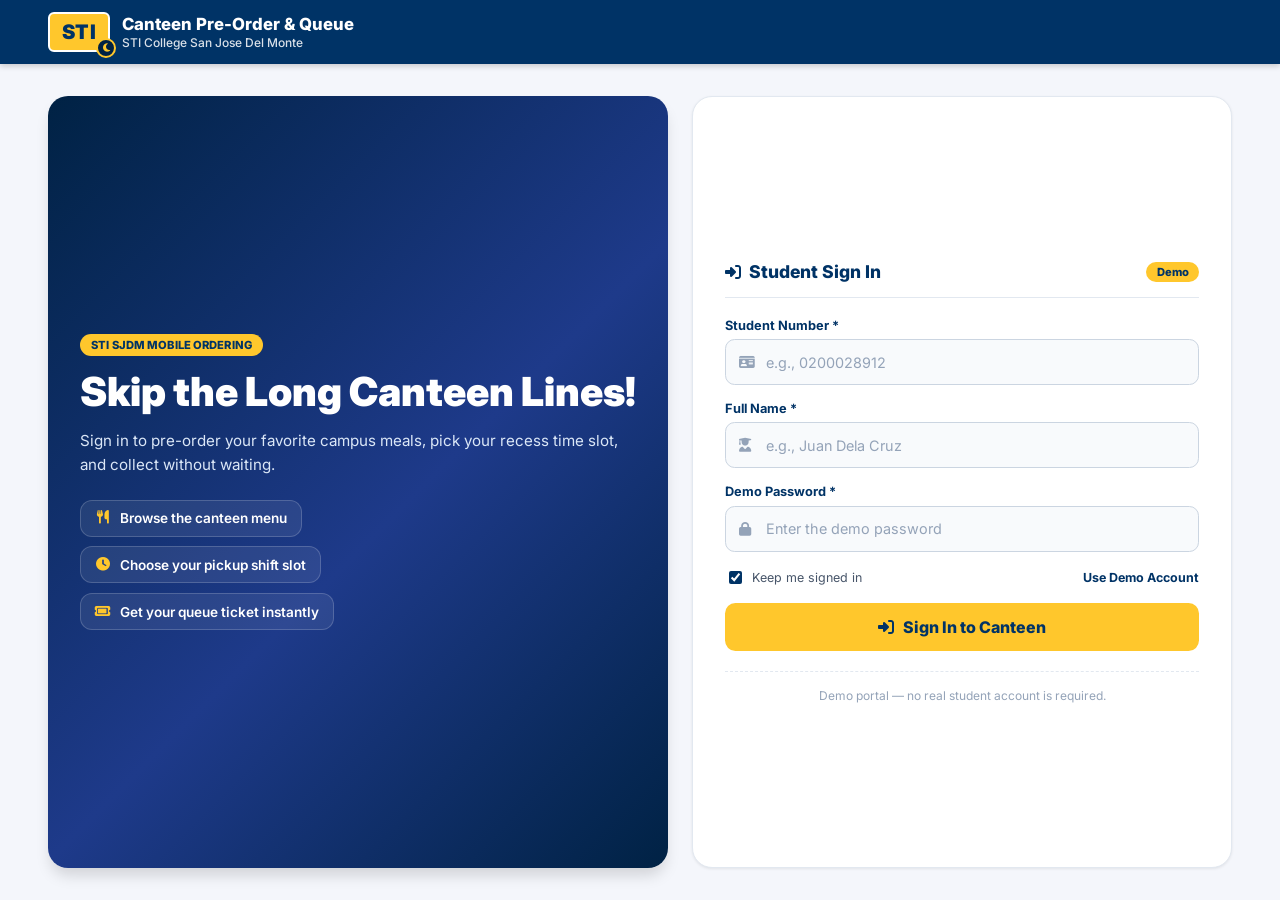
<file: index.html>
<!DOCTYPE html>
<html lang="en">
<head>
    <meta charset="UTF-8">
    <meta name="viewport" content="width=device-width, initial-scale=1.0, viewport-fit=cover">
    <meta name="theme-color" content="#003366">
    <title>STI College SJDM - Student Portal Login</title>
    <link rel="stylesheet" href="https://cdnjs.cloudflare.com/ajax/libs/font-awesome/6.4.0/css/all.min.css">
    <link rel="preconnect" href="https://fonts.googleapis.com">
    <link rel="preconnect" href="https://fonts.gstatic.com" crossorigin>
    <link href="https://fonts.googleapis.com/css2?family=Inter:wght@400;500;600;700;800;900&display=swap" rel="stylesheet">
    <link rel="stylesheet" href="login.css">
    <link rel="icon" href="data:image/svg+xml,%3Csvg xmlns=%27http://www.w3.org/2000/svg%27 viewBox=%270 0 64 64%27%3E%3Crect width=%2764%27 height=%2764%27 rx=%2712%27 fill=%27%23003366%27/%3E%3Ctext x=%2732%27 y=%2742%27 font-size=%2726%27 font-weight=%27900%27 text-anchor=%27middle%27 fill=%27%23FFC72C%27 font-family=%27Arial%27%3ESTI%3C/text%3E%3C/svg%3E">
    <!-- Apply the saved theme before the page paints (prevents a light flash) -->
    <script>
        try {
            if (localStorage.getItem('sti_theme') === 'dark') {
                document.documentElement.setAttribute('data-theme', 'dark');
            }
        } catch (e) { /* storage blocked: stay in light mode */ }
    </script>
</head>
<body class="login-body">
    <nav class="top-nav">
        <div class="top-nav-inner">
            <button id="theme-toggle" type="button" class="logo-badge theme-toggle"
                    title="Switch to dark mode" aria-label="Switch to dark mode" aria-pressed="false"
                    onclick="toggleTheme()">
                STI
                <span class="theme-toggle-icon"><i class="fa-solid fa-moon"></i></span>
            </button>
            <div class="top-nav-title">
                <strong>Canteen Pre-Order &amp; Queue</strong>
                <span>STI College San Jose Del Monte</span>
            </div>
        </div>
    </nav>

    <main class="login-main">
        <section class="login-hero">
            <span class="hero-tag">STI SJDM Mobile Ordering</span>
            <h1>Skip the Long Canteen Lines!</h1>
            <p>Sign in to pre-order your favorite campus meals, pick your recess time slot, and collect without waiting.</p>
            <ul class="hero-points">
                <li><i class="fa-solid fa-utensils" aria-hidden="true"></i> Browse the canteen menu</li>
                <li><i class="fa-solid fa-clock" aria-hidden="true"></i> Choose your pickup shift slot</li>
                <li><i class="fa-solid fa-ticket" aria-hidden="true"></i> Get your queue ticket instantly</li>
            </ul>
        </section>

        <section class="login-card">
            <header class="login-header">
                <h2><i class="fa-solid fa-right-to-bracket" aria-hidden="true"></i> Student Sign In</h2>
                <span class="pill">Demo</span>
            </header>

            <form id="student-login-form" class="login-form" novalidate>
                <div>
                    <label class="field-label" for="login-student-id">Student Number *</label>
                    <div class="input-icon-wrap">
                        <i class="fa-solid fa-id-card" aria-hidden="true"></i>
                        <input type="text" id="login-student-id" class="field field-with-icon" placeholder="e.g., 0200028912" autocomplete="username" required>
                    </div>
                </div>

                <div>
                    <label class="field-label" for="login-student-name">Full Name *</label>
                    <div class="input-icon-wrap">
                        <i class="fa-solid fa-user-graduate" aria-hidden="true"></i>
                        <input type="text" id="login-student-name" class="field field-with-icon" placeholder="e.g., Juan Dela Cruz" autocomplete="name" required>
                    </div>
                </div>

                <div>
                    <label class="field-label" for="login-password">Demo Password *</label>
                    <div class="input-icon-wrap">
                        <i class="fa-solid fa-lock" aria-hidden="true"></i>
                        <input type="password" id="login-password" class="field field-with-icon" placeholder="Enter the demo password" autocomplete="current-password" required>
                    </div>
                </div>

                <div class="login-options">
                    <label class="remember-label">
                        <input type="checkbox" id="remember-me" checked>
                        <span>Keep me signed in</span>
                    </label>
                    <button type="button" id="demo-fill-button" class="demo-fill-link">Use Demo Account</button>
                </div>

                <p id="login-error" class="login-error hidden" role="alert" aria-live="polite"></p>

                <button type="submit" class="confirm-btn login-submit">
                    <i class="fa-solid fa-right-to-bracket" aria-hidden="true"></i>
                    <span>Sign In to Canteen</span>
                </button>
            </form>

            <footer class="login-footer">
                <p>Demo portal — no real student account is required.</p>
            </footer>
        </section>
    </main>

    <script>
        // Dark mode — the STI logo is the toggle. Shares the 'sti_theme' setting with the main page.
        const THEME_KEY = 'sti_theme';

        function applyTheme(theme) {
            const isDark = theme === 'dark';
            document.documentElement.setAttribute('data-theme', isDark ? 'dark' : 'light');

            const btn = document.getElementById('theme-toggle');
            if (!btn) return;

            const label = isDark ? 'Switch to light mode' : 'Switch to dark mode';
            btn.title = label;
            btn.setAttribute('aria-label', label);
            btn.setAttribute('aria-pressed', String(isDark));

            const icon = btn.querySelector('i');
            if (icon) icon.className = isDark ? 'fa-solid fa-sun' : 'fa-solid fa-moon';
        }

        function toggleTheme() {
            const root = document.documentElement;
            const next = root.getAttribute('data-theme') === 'dark' ? 'light' : 'dark';

            root.classList.add('theme-transition');
            const btn = document.getElementById('theme-toggle');
            if (btn) {
                btn.classList.remove('is-switching');
                void btn.offsetWidth; // restart the animation
                btn.classList.add('is-switching');
            }
            setTimeout(() => {
                root.classList.remove('theme-transition');
                if (btn) btn.classList.remove('is-switching');
            }, 400);

            applyTheme(next);
            try { localStorage.setItem(THEME_KEY, next); } catch (e) { /* ignore */ }
        }

        (function initTheme() {
            let saved = null;
            try { saved = localStorage.getItem(THEME_KEY); } catch (e) { /* ignore */ }
            applyTheme(saved === 'dark' ? 'dark' : 'light');
        })();
    </script>

    <script>
        (() => {
            // Demo-only credentials. This is client-side validation, not secure authentication.
            const DEMO_ACCOUNT = {
                studentId: '0200028912',
                studentName: 'Juan Dela Cruz',
                password: 'sti12345'
            };

            const form = document.getElementById('student-login-form');
            const studentIdInput = document.getElementById('login-student-id');
            const studentNameInput = document.getElementById('login-student-name');
            const passwordInput = document.getElementById('login-password');
            const rememberInput = document.getElementById('remember-me');
            const errorEl = document.getElementById('login-error');

            function showError(message) {
                errorEl.textContent = message;
                errorEl.classList.remove('hidden');
            }

            function clearError() {
                errorEl.textContent = '';
                errorEl.classList.add('hidden');
            }

            document.getElementById('demo-fill-button').addEventListener('click', () => {
                studentIdInput.value = DEMO_ACCOUNT.studentId;
                studentNameInput.value = DEMO_ACCOUNT.studentName;
                passwordInput.value = DEMO_ACCOUNT.password;
                clearError();
                passwordInput.focus();
            });

            form.addEventListener('submit', (event) => {
                event.preventDefault();
                clearError();

                const studentId = studentIdInput.value.trim();
                const studentName = studentNameInput.value.trim();
                const password = passwordInput.value;

                if (!studentId || !studentName || !password) {
                    showError('Please complete all fields.');
                    return;
                }

                const isValid = studentId === DEMO_ACCOUNT.studentId
                    && studentName.toLowerCase() === DEMO_ACCOUNT.studentName.toLowerCase()
                    && password === DEMO_ACCOUNT.password;

                if (!isValid) {
                    showError('Incorrect demo credentials. Use the “Use Demo Account” button or check the demo details.');
                    return;
                }

                const session = {
                    studentId: DEMO_ACCOUNT.studentId,
                    studentName: DEMO_ACCOUNT.studentName,
                    loginType: 'demo'
                };

                try {
                    if (rememberInput.checked) {
                        localStorage.setItem('sti_student_session', JSON.stringify(session));
                        sessionStorage.removeItem('sti_student_session');
                    } else {
                        sessionStorage.setItem('sti_student_session', JSON.stringify(session));
                        localStorage.removeItem('sti_student_session');
                    }
                } catch (storageError) {
                    showError('Your browser blocked session storage. Please enable site storage and try again.');
                    return;
                }

                window.location.assign('Mainpage.html');
            });
        })();
    </script>
</body>
</html>
</file>
<file: login.css>
/* ==========================================
   STUDENT LOGIN PAGE — matches the main portal
   (navy header bar, yellow accents, hero banner, white cards)
   ========================================== */
:root {
    --sti-blue: #003366;
    --sti-darkblue: #002244;
    --sti-yellow: #FFC72C;
    --sti-yellow-dark: #E5B200;
    --page-bg: #F4F6FB;
    --text: #0f172a;
    --muted: #64748b;
    --border: #e2e8f0;
}

* { box-sizing: border-box; }

html, body { margin: 0; }

.login-body {
    min-height: 100vh;
    display: flex;
    flex-direction: column;
    background: var(--page-bg);
    color: var(--text);
    font-family: 'Inter', sans-serif;
}

/* ---------- Top navbar (same as main page) ---------- */
.top-nav {
    background: var(--sti-blue);
    box-shadow: 0 2px 6px rgba(0, 0, 0, 0.2);
}

.top-nav-inner {
    max-width: 1216px;
    margin: 0 auto;
    padding: 0.75rem 1rem;
    display: flex;
    align-items: center;
    gap: 0.75rem;
}

.logo-badge {
    display: inline-flex;
    align-items: center;
    justify-content: center;
    background: var(--sti-yellow);
    color: var(--sti-blue);
    font-weight: 900;
    font-size: 1.25rem;
    letter-spacing: 0.02em;
    padding: 0.5rem 0.75rem;
    border-radius: 0.375rem;
    border: 2px solid #fff;
    line-height: 1;
}

.top-nav-title {
    display: flex;
    flex-direction: column;
    color: #fff;
}

.top-nav-title strong {
    font-size: 1.05rem;
    font-weight: 800;
    line-height: 1.2;
}

.top-nav-title span {
    font-size: 0.75rem;
    font-weight: 500;
    opacity: 0.85;
}

/* ---------- Page layout ---------- */
.login-main {
    flex: 1;
    width: 100%;
    max-width: 1216px;
    margin: 0 auto;
    padding: 2rem 1rem;
    display: grid;
    grid-template-columns: 1.15fr 1fr;
    gap: 1.5rem;
    align-items: stretch;
}

/* ---------- Hero banner (left) ---------- */
.login-hero {
    background: linear-gradient(135deg, var(--sti-darkblue) 0%, #1e3a8a 55%, var(--sti-darkblue) 100%);
    color: #fff;
    border-radius: 1.25rem;
    padding: 2.5rem 2rem;
    display: flex;
    flex-direction: column;
    justify-content: center;
    gap: 0.9rem;
    box-shadow: 0 10px 15px -3px rgba(0, 0, 0, 0.15);
}

.hero-tag {
    align-self: flex-start;
    background: var(--sti-yellow);
    color: var(--sti-blue);
    font-size: 0.7rem;
    font-weight: 800;
    padding: 0.25rem 0.7rem;
    border-radius: 999px;
    text-transform: uppercase;
    letter-spacing: 0.01em;
}

.login-hero h1 {
    margin: 0;
    font-size: clamp(1.75rem, 3.4vw, 2.5rem);
    font-weight: 900;
    line-height: 1.1;
}

.login-hero p {
    margin: 0;
    font-size: 0.95rem;
    line-height: 1.6;
    color: #dbe7f7;
    max-width: 34rem;
}

.hero-points {
    list-style: none;
    margin: 0.5rem 0 0;
    padding: 0;
    display: flex;
    flex-direction: column;
    gap: 0.6rem;
}

.hero-points li {
    display: flex;
    align-items: center;
    gap: 0.6rem;
    font-size: 0.85rem;
    font-weight: 600;
    background: rgba(255, 255, 255, 0.08);
    border: 1px solid rgba(255, 255, 255, 0.18);
    border-radius: 0.75rem;
    padding: 0.6rem 0.85rem;
    width: fit-content;
    max-width: 100%;
}

.hero-points i {
    color: var(--sti-yellow);
    width: 1rem;
    text-align: center;
}

/* ---------- Login card (right) ---------- */
.login-card {
    background: #fff;
    border: 1px solid var(--border);
    border-radius: 1.25rem;
    padding: 2rem;
    box-shadow: 0 1px 3px rgba(0, 0, 0, 0.08);
    display: flex;
    flex-direction: column;
    justify-content: center;
    gap: 1.25rem;
}

.login-header {
    display: flex;
    align-items: center;
    justify-content: space-between;
    gap: 0.75rem;
    padding-bottom: 0.9rem;
    border-bottom: 1px solid var(--border);
}

.login-header h2 {
    margin: 0;
    font-size: 1.1rem;
    font-weight: 800;
    color: var(--sti-blue);
    display: flex;
    align-items: center;
    gap: 0.5rem;
}

.login-header h2 i { font-size: 1rem; }

.pill {
    background: var(--sti-yellow);
    color: var(--sti-blue);
    font-size: 0.7rem;
    font-weight: 800;
    padding: 0.2rem 0.65rem;
    border-radius: 999px;
    white-space: nowrap;
}

.login-form {
    display: flex;
    flex-direction: column;
    gap: 1rem;
    width: 100%;
}

.login-form .field-label {
    display: block;
    margin-bottom: 0.4rem;
    font-size: 0.8rem;
    font-weight: 700;
    color: var(--sti-blue);
}

.input-icon-wrap {
    position: relative;
    display: block;
    width: 100%;
}

.input-icon-wrap i {
    position: absolute;
    left: 0.875rem;
    top: 50%;
    transform: translateY(-50%);
    color: #94a3b8;
    font-size: 0.875rem;
    pointer-events: none;
}

.login-form .field {
    display: block;
    width: 100%;
    min-height: 46px;
    padding: 0.7rem 0.8rem 0.7rem 2.5rem;
    background: #f8fafc;
    color: var(--text);
    border: 1px solid #cbd5e1;
    border-radius: 0.6rem;
    font: inherit;
    font-size: 0.9rem;
    outline: none;
    transition: border-color 0.15s ease, box-shadow 0.15s ease, background-color 0.15s ease;
}

.login-form .field::placeholder { color: #94a3b8; }

.login-form .field:focus {
    background: #fff;
    border-color: var(--sti-blue);
    box-shadow: 0 0 0 3px rgba(0, 59, 122, 0.12);
}

.login-options {
    display: flex;
    justify-content: space-between;
    align-items: center;
    gap: 0.75rem;
    flex-wrap: wrap;
    font-size: 0.78rem;
}

.remember-label {
    display: flex;
    align-items: center;
    gap: 0.4rem;
    color: #475569;
    cursor: pointer;
}

.remember-label input { accent-color: var(--sti-blue); }

.demo-fill-link {
    padding: 0;
    border: 0;
    background: transparent;
    color: var(--sti-blue);
    font: inherit;
    font-weight: 700;
    cursor: pointer;
}

.demo-fill-link:hover { text-decoration: underline; }

.demo-fill-link:focus-visible,
.login-submit:focus-visible {
    outline: 3px solid rgba(0, 92, 184, 0.35);
    outline-offset: 3px;
}

.login-error {
    margin: 0;
    background: #fef2f2;
    border: 1px solid #fecaca;
    color: #dc2626;
    font-size: 0.78rem;
    line-height: 1.5;
    padding: 0.5rem 0.75rem;
    border-radius: 0.5rem;
}

.login-error.hidden { display: none; }

/* Primary button uses the same yellow as "Proceed to Payment" */
.confirm-btn {
    display: inline-flex;
    align-items: center;
    justify-content: center;
    gap: 0.55rem;
    width: 100%;
    min-height: 48px;
    padding: 0.75rem 1rem;
    border: 0;
    border-radius: 0.65rem;
    background: var(--sti-yellow);
    color: var(--sti-blue);
    font: inherit;
    font-weight: 800;
    cursor: pointer;
    transition: background-color 0.15s ease, transform 0.15s ease;
}

.confirm-btn:hover { background: var(--sti-yellow-dark); }
.confirm-btn:active { transform: translateY(1px); }

.login-footer {
    text-align: center;
    border-top: 1px dashed var(--border);
    padding-top: 1rem;
}

.login-footer p {
    margin: 0;
    font-size: 0.75rem;
    color: #94a3b8;
}

/* ---------- Responsive ---------- */
@media (max-width: 860px) {
    .login-main {
        grid-template-columns: 1fr;
        padding: 1.25rem 1rem;
    }

    .login-hero { padding: 1.75rem 1.25rem; }
}

@media (max-width: 420px) {
    .login-card { padding: 1.5rem 1.15rem; }
    .top-nav-title strong { font-size: 0.95rem; }
}

/* ==========================================
   LOGO BUTTON (theme toggle)
   ========================================== */
.theme-toggle {
    position: relative;
    font-family: inherit;
    cursor: pointer;
    transition: background-color 0.25s ease, color 0.25s ease, border-color 0.25s ease,
                box-shadow 0.25s ease, transform 0.15s ease;
}

.theme-toggle:hover {
    transform: translateY(-1px);
    box-shadow: 0 4px 10px rgba(0, 0, 0, 0.3);
}

.theme-toggle:active {
    transform: scale(0.96);
}

.theme-toggle:focus-visible {
    outline: 3px solid rgba(255, 255, 255, 0.75);
    outline-offset: 3px;
}

.theme-toggle-icon {
    position: absolute;
    right: -8px;
    bottom: -8px;
    width: 20px;
    height: 20px;
    border-radius: 50%;
    background-color: var(--sti-darkblue);
    color: var(--sti-yellow);
    border: 2px solid var(--sti-yellow);
    font-size: 0.6rem;
    display: flex;
    align-items: center;
    justify-content: center;
}

.theme-toggle.is-switching {
    animation: theme-pop 0.4s ease;
}

@keyframes theme-pop {
    0%   { transform: scale(1) rotate(0deg); }
    50%  { transform: scale(1.18) rotate(-8deg); }
    100% { transform: scale(1) rotate(0deg); }
}

html.theme-transition,
html.theme-transition *,
html.theme-transition *::before,
html.theme-transition *::after {
    transition: background-color 0.3s ease, color 0.3s ease, border-color 0.3s ease !important;
}

@media (prefers-reduced-motion: reduce) {
    .theme-toggle.is-switching { animation: none; }
    html.theme-transition,
    html.theme-transition * { transition: none !important; }
}

/* ==========================================
   DARK MODE  (html[data-theme="dark"])
   Same palette as the main page
   ========================================== */
html[data-theme="dark"] {
    color-scheme: dark;
    --page-bg: #0b1220;
    --text: #e2e8f0;
    --muted: #94a3b8;
    --border: #24344d;
}

/* Logo button: inverted */
html[data-theme="dark"] .theme-toggle {
    background-color: #0a1a33;
    color: var(--sti-yellow);
    border-color: var(--sti-yellow);
    box-shadow: 0 0 12px rgba(255, 199, 44, 0.35);
}

html[data-theme="dark"] .theme-toggle-icon {
    background-color: var(--sti-yellow);
    color: var(--sti-darkblue);
    border-color: #0a1a33;
}

/* Navbar & hero */
html[data-theme="dark"] .top-nav {
    background: #061326;
    border-bottom: 1px solid #16294a;
}

html[data-theme="dark"] .login-hero {
    border: 1px solid #1b3558;
}

/* Login card */
html[data-theme="dark"] .login-card {
    background: #111c2e;
    border-color: #24344d;
    box-shadow: 0 1px 3px rgba(0, 0, 0, 0.4);
}

html[data-theme="dark"] .login-header h2,
html[data-theme="dark"] .demo-fill-link {
    color: #8ec5ff;
}

html[data-theme="dark"] .login-form .field-label,
html[data-theme="dark"] .remember-label {
    color: #cbd5e1;
}

html[data-theme="dark"] .remember-label input {
    accent-color: #8ec5ff;
}

html[data-theme="dark"] .login-form .field {
    background: #0d1727;
    border-color: #2a3b57;
    color: #e2e8f0;
}

html[data-theme="dark"] .login-form .field::placeholder {
    color: #64748b;
}

html[data-theme="dark"] .login-form .field:focus {
    background: #0b1220;
    border-color: #8ec5ff;
    box-shadow: 0 0 0 3px rgba(142, 197, 255, 0.2);
}

html[data-theme="dark"] .input-icon-wrap i {
    color: #64748b;
}

html[data-theme="dark"] .login-error {
    background: rgba(239, 68, 68, 0.12);
    border-color: rgba(239, 68, 68, 0.4);
    color: #fca5a5;
}

html[data-theme="dark"] .login-footer {
    border-top-color: #24344d;
}

html[data-theme="dark"] .login-footer p {
    color: #64748b;
}

/* ==========================================
   MOBILE REFINEMENTS
   ========================================== */
@media (max-width: 600px) {
    .top-nav-inner {
        padding: 0.6rem 0.875rem;
        padding-top: calc(0.6rem + env(safe-area-inset-top, 0px));
    }

    .login-main {
        padding: 1rem 0.875rem 1.5rem;
        gap: 1rem;
    }

    /* Compact hero so the form is visible without a long scroll */
    .login-hero {
        padding: 1.25rem;
        gap: 0.6rem;
    }

    .login-hero h1 { font-size: 1.5rem; }
    .login-hero p { font-size: 0.85rem; }
    .hero-points { display: none; }

    .login-card { padding: 1.25rem 1rem; }

    /* 16px inputs stop iOS from zooming in on focus */
    .login-form .field {
        font-size: 1rem;
        min-height: 3rem;
    }

    .confirm-btn { min-height: 3.1rem; }

    .demo-fill-link { padding: 0.5rem 0; }
    .remember-label { padding: 0.35rem 0; }
}

@media (max-width: 360px) {
    .top-nav-title span { display: none; }
}
</file>
